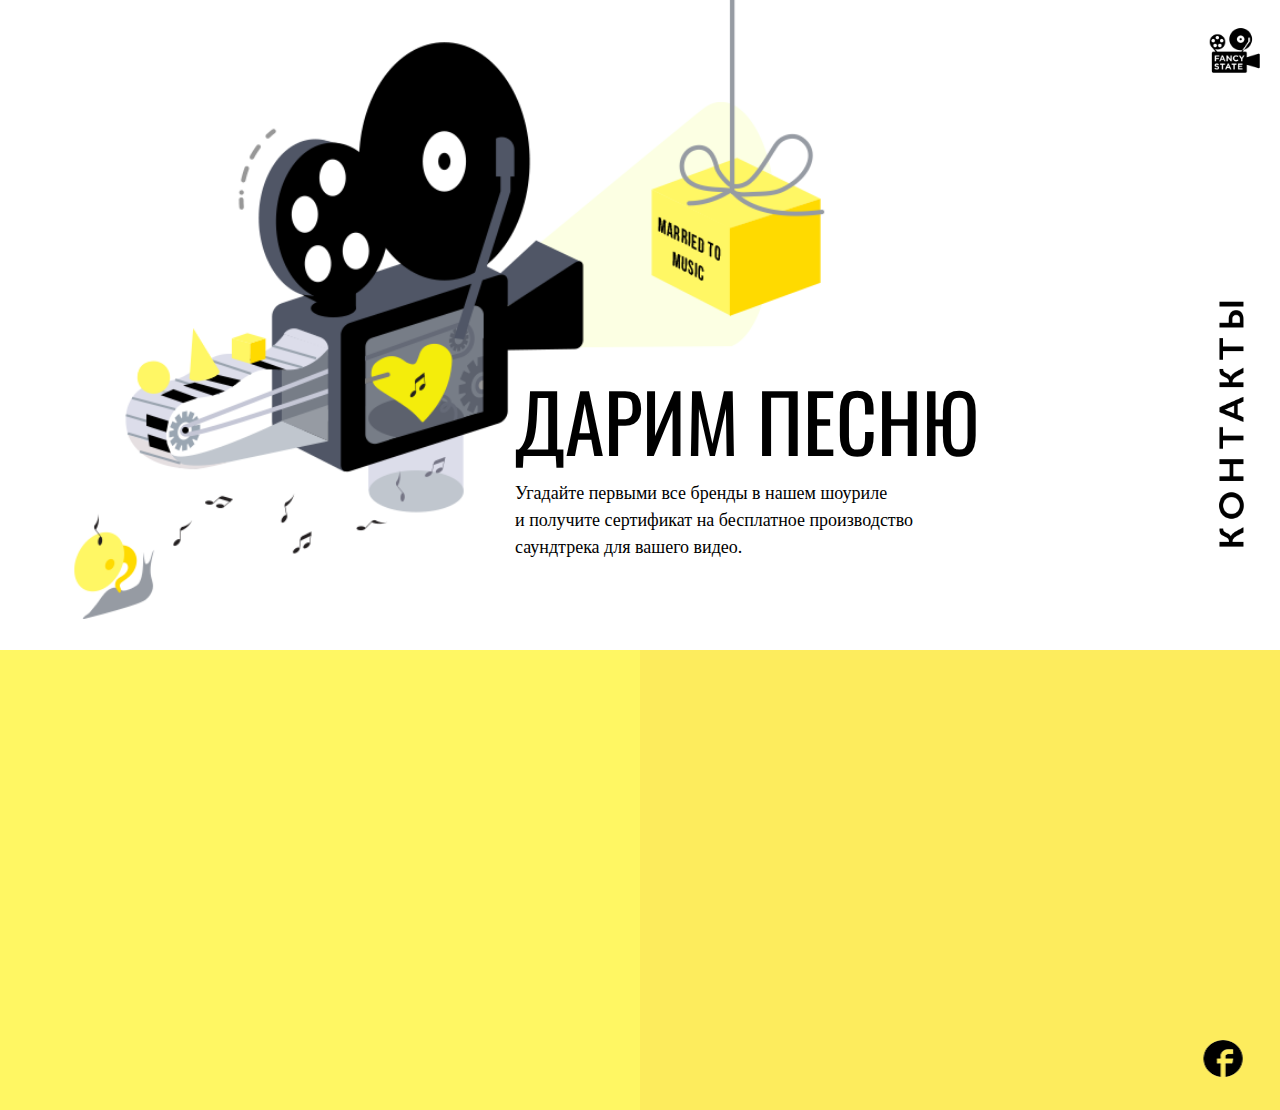
<file: index.html>
<html>
  <head>
    <meta charset="utf-8">
    <title>Marry</title>
    <link rel="stylesheet" href="stylesheets/style.css">

    <script src="js/jquery.js" charset="utf-8"></script>
    <script src="js/contacts.js" charset="utf-8"></script>
  </head>
  <body>
    <section class="main">
      <section class="big">
        <div class="picture" id="img1_1"></div>

        <div class="text">
          <a href="https://www.facebook.com/FancyState/"> <span title="подарки">ДАРИМ ПЕСНЮ</span> </a>
          <p>Угадайте первыми все бренды в нашем шоуриле <br>
          и получите сертификат на бесплатное производство <br>
          саундтрека для вашего видео.
          </p>
        </div>

        <div class="logocont">
          <div class="logo"></div>
          <div class="contacts"></div>
          <p class="continfo net">
            Москва, Покровский бульвар,<br>
            дом 6/20 стр.2<br>
            my@FancyState.com<br>
            8(495)917-19-77
          </p>
        </div>
      </section>

      <section class="all">
        <div class=" sec small1">
          <!-- <iframe width="560" height="315" src="https://www.youtube.com/embed/K-Qzz9-dq28?rel=0" frameborder="0" allowfullscreen></iframe> -->
        </div>

        <div class="sec small2">
          <!-- <iframe width="560" height="315" src="https://www.youtube.com/embed/dN8vHk7oGig?rel=0" frameborder="0" allowfullscreen></iframe> -->
        </div>

        <div class="logocont2">
          <a href="https://www.facebook.com/FancyState/"><img class="logofb" src="imgs/logofb.png" alt="Пример"></a>
        </div>

      </section>

    </section>
  </body>
</html>
</file>
<file: stylesheets/style.css>
@import "reset.css";
@import "cnt.css";
/*@import "btn.css";*/
</file>
